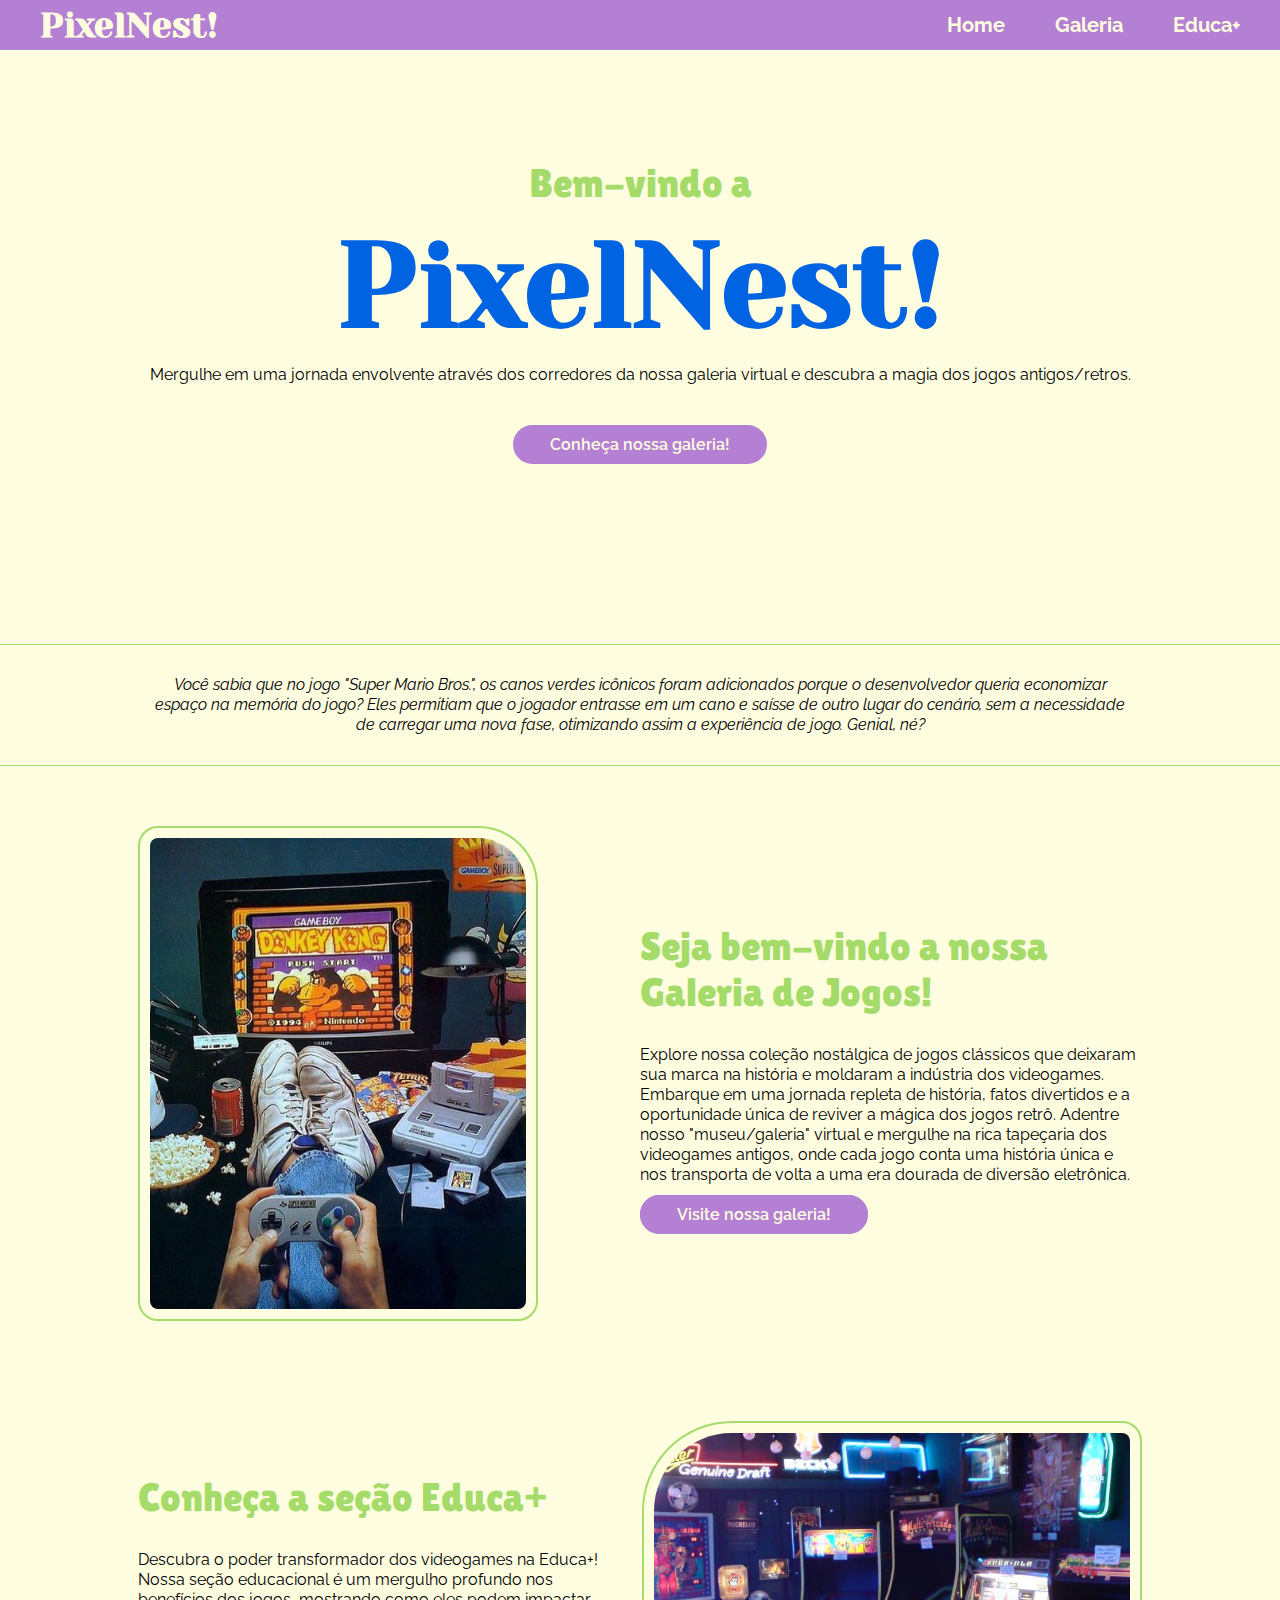
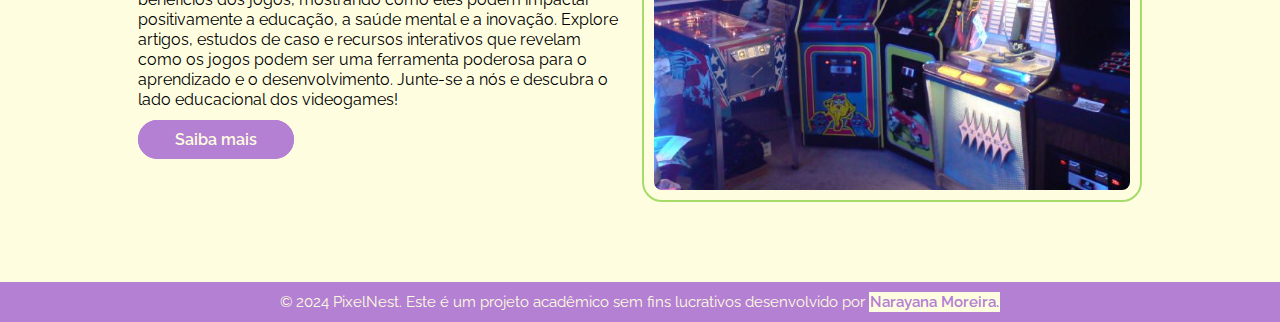
<file: index.html>
<!DOCTYPE html>
<html lang="pt-BR">
<head>
    <meta charset="UTF-8">
    <meta name="viewport" content="width=device-width, initial-scale=1.0">
    <!-- fonts -->
    <link rel="preconnect" href="https://fonts.googleapis.com">
    <link rel="preconnect" href="https://fonts.gstatic.com" crossorigin>
    <link href="https://fonts.googleapis.com/css2?family=Lilita+One&family=Raleway:ital,wght@0,100..900;1,100..900&family=Rammetto+One&family=Righteous&family=Yeseva+One&family=Yomogi&display=swap" rel="stylesheet">

    <!-- style -->
    <link rel="stylesheet" href="assets/css/style.css">
    <link rel="stylesheet" href="assets/css/home.css">
    <link rel="stylesheet" href="https://cdnjs.cloudflare.com/ajax/libs/font-awesome/6.5.1/css/all.min.css" integrity="sha512-DTOQO9RWCH3ppGqcWaEA1BIZOC6xxalwEsw9c2QQeAIftl+Vegovlnee1c9QX4TctnWMn13TZye+giMm8e2LwA==" crossorigin="anonymous" referrerpolicy="no-referrer">

    <title>PixelNest!</title>
</head>
<body>
    <!-- Navbar Responsiva -->
    <input type="checkbox" id="check" hidden>
    <div class="nav-responsiva">
        <h1>PixelNest!</h1>
        <div class="botão">
            <label for="check">
                <i class="fa-solid fa-bars fa-2xl" style="color: #FFFDE0"></i>
            </label>
        </div>
    </div>
    
    <div class="menu">
        <a href="index.html">Home</a>
        <a href="assets/pages/galeria.html">Galeria</a>
        <a href="assets/pages/educa.html">Educa+</a>
    </div>

    <!-- Navbar -->
    <div class="navbar">
        <h1>PixelNest!</h1>
        <div class="links">
            <a href="index.html">Home</a>
            <a href="assets/pages/galeria.html">Galeria</a>
            <a href="assets/pages/educa.html">Educa+</a>
        </div>
    </div>
    <!-- Conteúdo da página -->
    <div class="landing-page">
        <div class="inicio">
            <h2>Bem-vindo a</h2>
            <h1>PixelNest!</h1>
            <p>Mergulhe em uma jornada envolvente através dos corredores da nossa galeria virtual e descubra a magia dos jogos antigos/retros.</p>
            <a href="assets/pages/galeria.html" class="btn">Conheça nossa galeria!</a>
        </div>
    </div>
    <div class="seta">
        <i class="fa-solid fa-chevron-up fa-2xl" style="color:#0063e2"></i>
    </div>
    <div class="curiosidade">
        <p>Você sabia que no jogo "Super Mario Bros.", os canos verdes icônicos foram adicionados porque o desenvolvedor queria economizar espaço na memória do jogo? Eles permitiam que o jogador entrasse em um cano e saísse de outro lugar do cenário, sem a necessidade de carregar uma nova fase, otimizando assim a experiência de jogo. Genial, né?</p>
    </div>
    <div class="conteudo">
        <div class="cntd">
            <img src="assets/images/donkey kong.jpg" class="img1" alt="Imagem vintage com pessoa jogando o jogo Donkey Kong">
            <div class="textos">
                <h2>Seja bem-vindo a nossa Galeria de Jogos!</h2>
                <p>Explore nossa coleção nostálgica de jogos clássicos que deixaram sua marca na história e moldaram a indústria dos videogames. Embarque em uma jornada repleta de história, fatos divertidos e a oportunidade única de reviver a mágica dos jogos retrô. Adentre nosso "museu/galeria" virtual e mergulhe na rica tapeçaria dos videogames antigos, onde cada jogo conta uma história única e nos transporta de volta a uma era dourada de diversão eletrônica.</p>
                <a href="assets/pages/galeria.html" class="btn">Visite nossa galeria!</a>
            </div>
        </div>
        <div class="cntd">
            <div class="textos">
                <h2>Conheça a seção Educa+</h2>
                <p>Descubra o poder transformador dos videogames na Educa+! Nossa seção educacional é um mergulho profundo nos benefícios dos jogos, mostrando como eles podem impactar positivamente a educação, a saúde mental e a inovação. Explore artigos, estudos de caso e recursos interativos que revelam como os jogos podem ser uma ferramenta poderosa para o aprendizado e o desenvolvimento. Junte-se a nós e descubra o lado educacional dos videogames!</p>
                <a href="assets/pages/educa.html" class="btn">Saiba mais</a>
            </div>
            <img src="assets/images/arcade.jpg" class="img2" alt="Imagem vintage de fliperama">
        </div>
    </div>
    <footer>
        <div class="sobre">
            <p>© 2024 PixelNest. Este é um projeto acadêmico sem fins lucrativos desenvolvido por <a href="https://github.com/NarayanaMMoreira" target="_blank">Narayana Moreira.</a></p>
        </div>
    </footer>
</body>
</html>
</file>
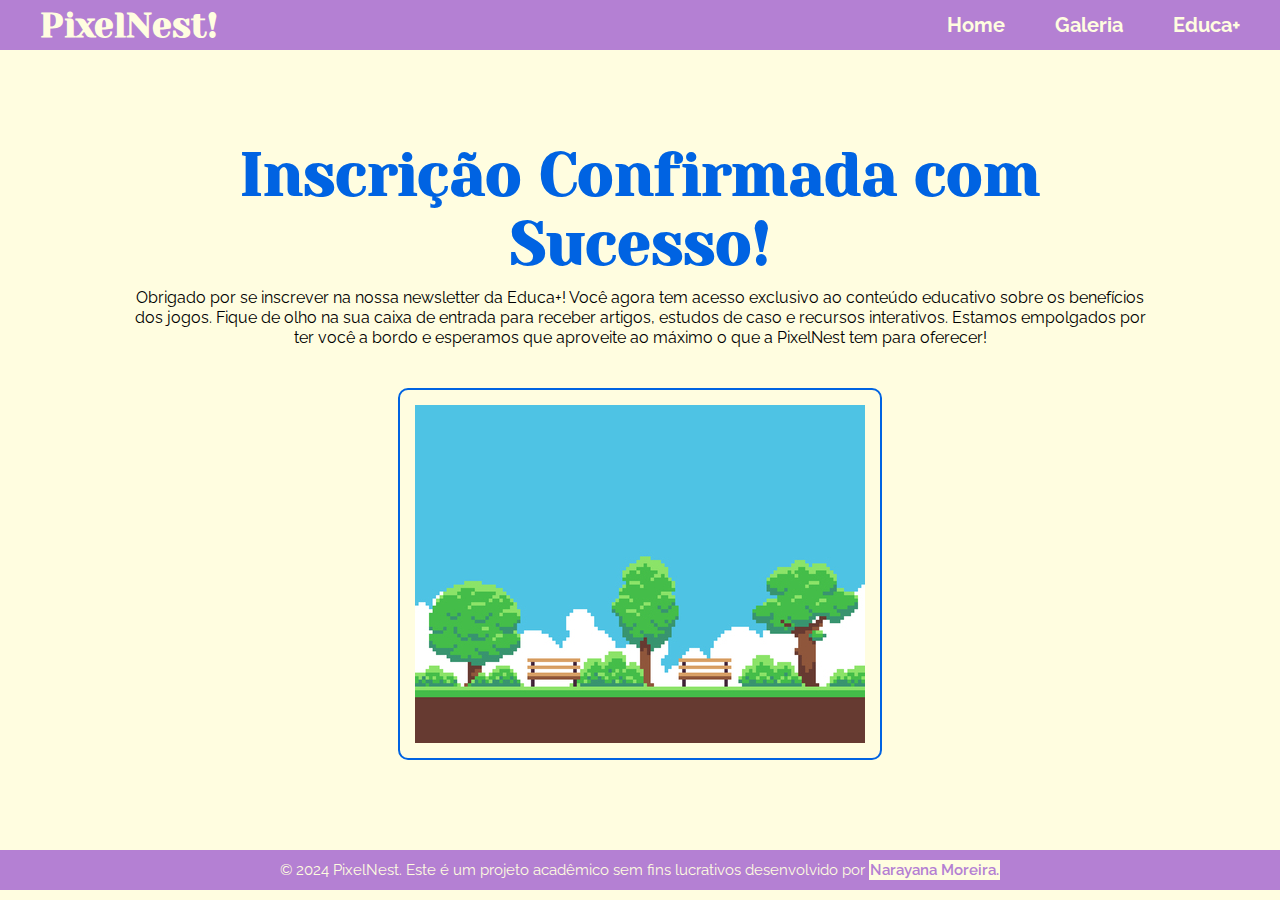
<file: assets/pages/concluido.html>
<!DOCTYPE html>
<html lang="pt-BR">
<head>
    <meta charset="UTF-8">
    <meta name="viewport" content="width=device-width, initial-scale=1.0">
    <!-- fonts -->
    <link rel="preconnect" href="https://fonts.googleapis.com">
    <link rel="preconnect" href="https://fonts.gstatic.com" crossorigin>
    <link href="https://fonts.googleapis.com/css2?family=Lilita+One&family=Raleway:ital,wght@0,100..900;1,100..900&family=Rammetto+One&family=Righteous&family=Yeseva+One&family=Yomogi&display=swap" rel="stylesheet">

    <!-- style -->
    <link rel="stylesheet" href="./../css/style.css">
    <link rel="stylesheet" href="./../css/concluido.css">
    <link rel="stylesheet" href="https://cdnjs.cloudflare.com/ajax/libs/font-awesome/6.5.1/css/all.min.css" integrity="sha512-DTOQO9RWCH3ppGqcWaEA1BIZOC6xxalwEsw9c2QQeAIftl+Vegovlnee1c9QX4TctnWMn13TZye+giMm8e2LwA==" crossorigin="anonymous" referrerpolicy="no-referrer">

    <title>PixelNest!</title>
</head>
<body>
    <!-- Navbar Responsiva -->
    <input type="checkbox" id="check" hidden>
    <div class="nav-responsiva">
        <h1>PixelNest!</h1>
        <div class="botão">
            <label for="check">
                <i class="fa-solid fa-bars fa-2xl" style="color: #FFFDE0"></i>
            </label>
        </div>
    </div>
    
    <div class="menu">
        <a href="../../index.html">Home</a>
        <a href="./galeria.html">Galeria</a>
        <a href="./educa.html">Educa+</a>
    </div>

    <!-- Navbar -->
    <div class="navbar">
        <h1>PixelNest!</h1>
        <div class="links">
            <a href="../../index.html">Home</a>
            <a href="./galeria.html">Galeria</a>
            <a href="./educa.html">Educa+</a>
        </div>
    </div>
    <!-- Conteúdo da página -->
    <div class="inicio">
        <h1>Inscrição Confirmada com Sucesso!</h1>
        <p>Obrigado por se inscrever na nossa newsletter da Educa+! Você agora tem acesso exclusivo ao conteúdo educativo sobre os benefícios dos jogos. Fique de olho na sua caixa de entrada para receber artigos, estudos de caso e recursos interativos. Estamos empolgados por ter você a bordo e esperamos que aproveite ao máximo o que a PixelNest tem para oferecer!</p>
        <img src="../images/concluido.jpg" alt="Imagem de uma paisegem de game.">
    </div>
    <footer>
        <div class="sobre">
            <p>© 2024 PixelNest. Este é um projeto acadêmico sem fins lucrativos desenvolvido por <a href="https://github.com/NarayanaMMoreira" target="_blank">Narayana Moreira.</a></p>
        </div>
    </footer>
</body>
</html>
</file>
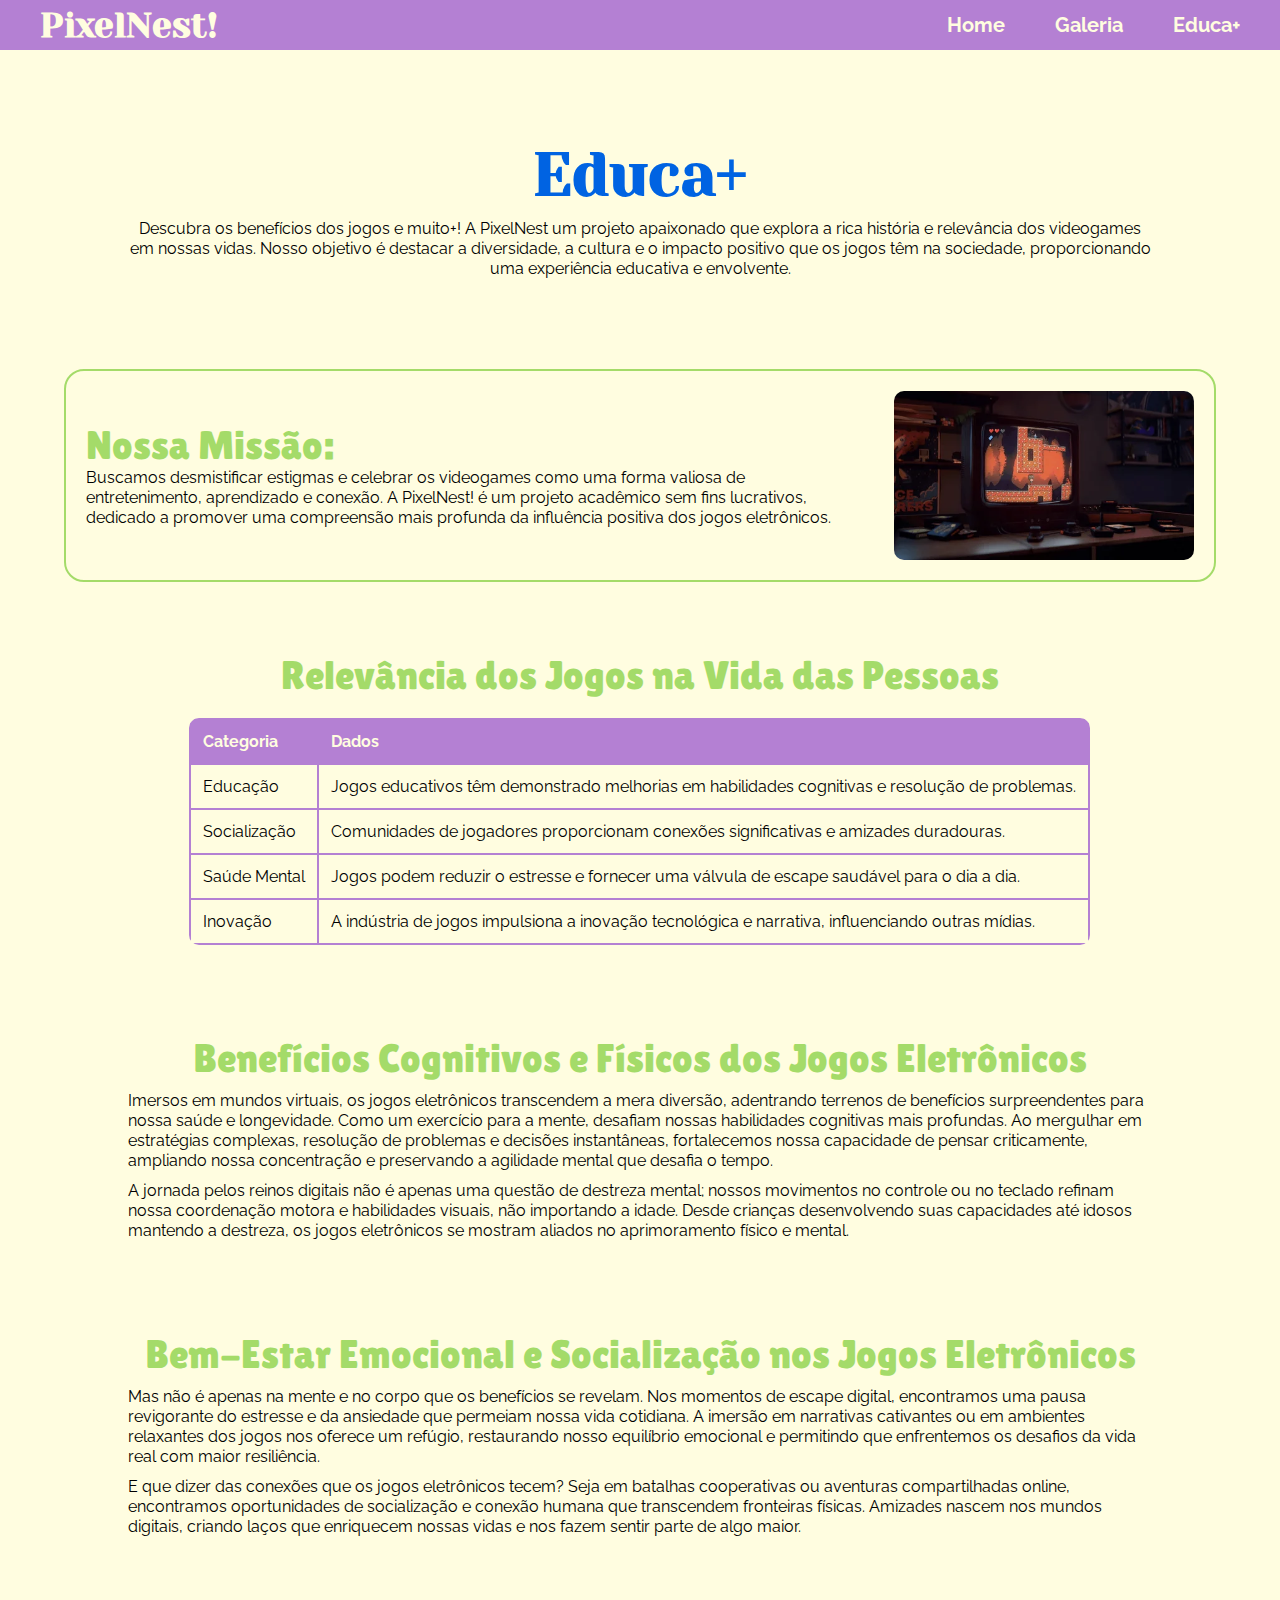
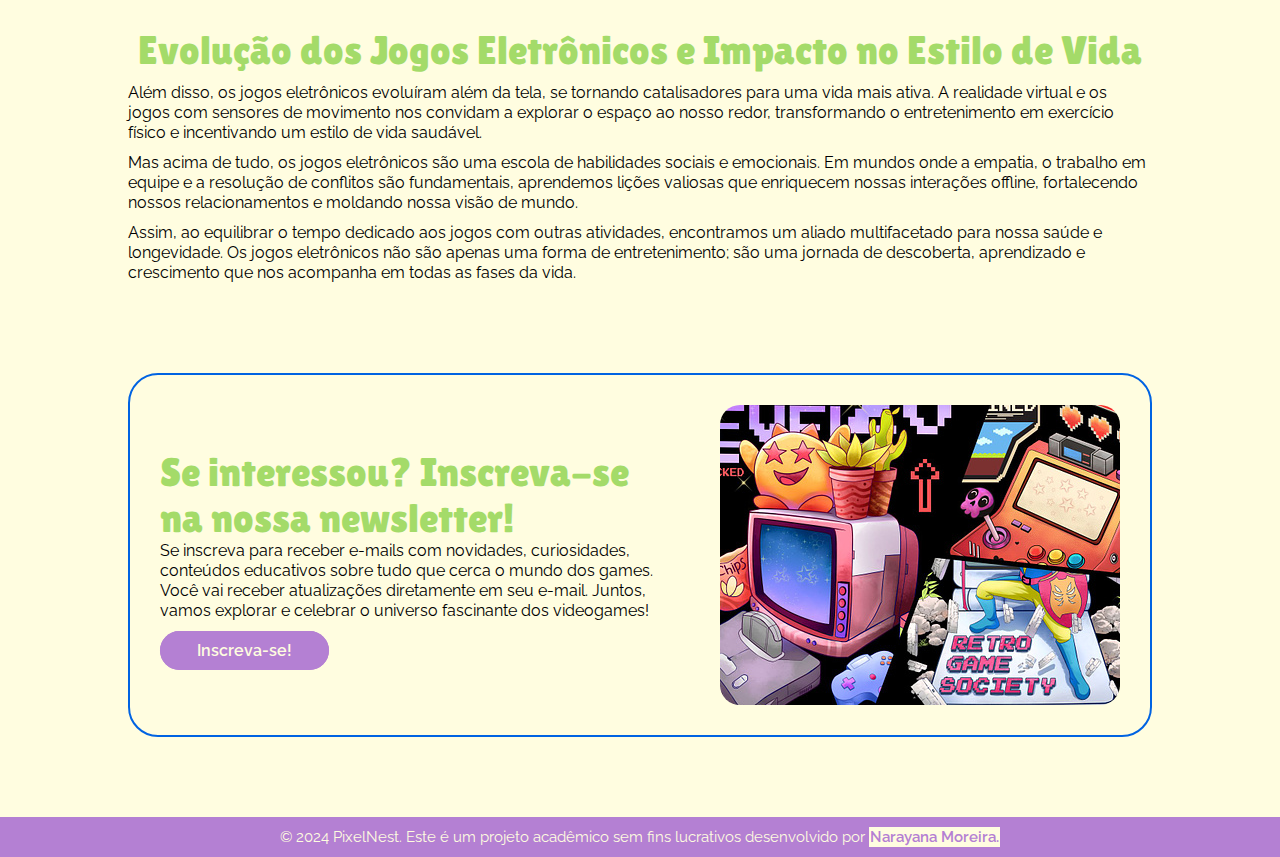
<file: assets/pages/educa.html>
<!DOCTYPE html>
<html lang="pt-BR">
<head>
    <meta charset="UTF-8">
    <meta name="viewport" content="width=device-width, initial-scale=1.0">
    <!-- fonts -->
    <link rel="preconnect" href="https://fonts.googleapis.com">
    <link rel="preconnect" href="https://fonts.gstatic.com" crossorigin>
    <link href="https://fonts.googleapis.com/css2?family=Lilita+One&family=Raleway:ital,wght@0,100..900;1,100..900&family=Rammetto+One&family=Righteous&family=Yeseva+One&family=Yomogi&display=swap" rel="stylesheet">

    <!-- style -->
    <link rel="stylesheet" href="./../css/style.css">
    <link rel="stylesheet" href="./../css/educa.css">
    <link rel="stylesheet" href="https://cdnjs.cloudflare.com/ajax/libs/font-awesome/6.5.1/css/all.min.css" integrity="sha512-DTOQO9RWCH3ppGqcWaEA1BIZOC6xxalwEsw9c2QQeAIftl+Vegovlnee1c9QX4TctnWMn13TZye+giMm8e2LwA==" crossorigin="anonymous" referrerpolicy="no-referrer">

    <title>PixelNest!</title>
</head>
<body>
    <!-- Navbar Responsiva -->
    <input type="checkbox" id="check" hidden>
    <div class="nav-responsiva">
        <h1>PixelNest!</h1>
        <div class="botão">
            <label for="check">
                <i class="fa-solid fa-bars fa-2xl" style="color: #FFFDE0"></i>
            </label>
        </div>
    </div>
    
    <div class="menu">
        <a href="../../index.html">Home</a>
        <a href="./galeria.html">Galeria</a>
        <a href="./educa.html">Educa+</a>
    </div>

    <!-- Navbar -->
    <div class="navbar">
        <h1>PixelNest!</h1>
        <div class="links">
            <a href="../../index.html">Home</a>
            <a href="./galeria.html">Galeria</a>
            <a href="./educa.html">Educa+</a>
        </div>
    </div>
    <!-- Conteúdo da página -->
    <div class="inicio">
        <h1>Educa+</h1>
        <p>Descubra os benefícios dos jogos e muito+! A PixelNest um projeto apaixonado que explora a rica história e relevância dos videogames em nossas vidas. Nosso objetivo é destacar a diversidade, a cultura e o impacto positivo que os jogos têm na sociedade, proporcionando uma experiência educativa e envolvente.</p>
    </div>
    <div class="missao">
        <div class="texto">
            <h2>Nossa Missão:</h2>
            <p>Buscamos desmistificar estigmas e celebrar os videogames como uma forma valiosa de entretenimento, aprendizado e conexão. A PixelNest! é um projeto acadêmico sem fins lucrativos, dedicado a promover uma compreensão mais profunda da influência positiva dos jogos eletrônicos.</p>
        </div>
        <img src="../images/pac.webp" alt="Imagem de televisão com jogo pac-man.">
    </div>
    <div class="tabela">
        <h2>Relevância dos Jogos na Vida das Pessoas</h2>
        <table>
            <tr>
              <th>Categoria</th>
              <th>Dados</th>
            </tr>
            <tr>
              <td>Educação</td>
              <td>Jogos educativos têm demonstrado melhorias em habilidades cognitivas e resolução de problemas.</td>
            </tr>
            <tr>
              <td>Socialização</td>
              <td>Comunidades de jogadores proporcionam conexões significativas e amizades duradouras.</td>
            </tr>
            <tr>
              <td>Saúde Mental</td>
              <td>Jogos podem reduzir o estresse e fornecer uma válvula de escape saudável para o dia a dia.</td>
            </tr>
            <tr>
              <td>Inovação</td>
              <td>A indústria de jogos impulsiona a inovação tecnológica e narrativa, influenciando outras mídias.</td>
            </tr>
          </table>      
    </div>
    <div class="textos">
        <h2> Benefícios Cognitivos e Físicos dos Jogos Eletrônicos</h2>
        <p>Imersos em mundos virtuais, os jogos eletrônicos transcendem a mera diversão, adentrando terrenos de benefícios surpreendentes para nossa saúde e longevidade. Como um exercício para a mente, desafiam nossas habilidades cognitivas mais profundas. Ao mergulhar em estratégias complexas, resolução de problemas e decisões instantâneas, fortalecemos nossa capacidade de pensar criticamente, ampliando nossa concentração e preservando a agilidade mental que desafia o tempo.</p>
        <p>A jornada pelos reinos digitais não é apenas uma questão de destreza mental; nossos movimentos no controle ou no teclado refinam nossa coordenação motora e habilidades visuais, não importando a idade. Desde crianças desenvolvendo suas capacidades até idosos mantendo a destreza, os jogos eletrônicos se mostram aliados no aprimoramento físico e mental.</p>
    </div>
    <div class="textos">
        <h2> Bem-Estar Emocional e Socialização nos Jogos Eletrônicos</h2>
        <p>Mas não é apenas na mente e no corpo que os benefícios se revelam. Nos momentos de escape digital, encontramos uma pausa revigorante do estresse e da ansiedade que permeiam nossa vida cotidiana. A imersão em narrativas cativantes ou em ambientes relaxantes dos jogos nos oferece um refúgio, restaurando nosso equilíbrio emocional e permitindo que enfrentemos os desafios da vida real com maior resiliência.</p>
        <p>E que dizer das conexões que os jogos eletrônicos tecem? Seja em batalhas cooperativas ou aventuras compartilhadas online, encontramos oportunidades de socialização e conexão humana que transcendem fronteiras físicas. Amizades nascem nos mundos digitais, criando laços que enriquecem nossas vidas e nos fazem sentir parte de algo maior.</p>
    </div>
    <div class="textos">
        <h2>Evolução dos Jogos Eletrônicos e Impacto no Estilo de Vida</h2>
        <p>Além disso, os jogos eletrônicos evoluíram além da tela, se tornando catalisadores para uma vida mais ativa. A realidade virtual e os jogos com sensores de movimento nos convidam a explorar o espaço ao nosso redor, transformando o entretenimento em exercício físico e incentivando um estilo de vida saudável.</p>
        <p>Mas acima de tudo, os jogos eletrônicos são uma escola de habilidades sociais e emocionais. Em mundos onde a empatia, o trabalho em equipe e a resolução de conflitos são fundamentais, aprendemos lições valiosas que enriquecem nossas interações offline, fortalecendo nossos relacionamentos e moldando nossa visão de mundo.</p>
        <p>Assim, ao equilibrar o tempo dedicado aos jogos com outras atividades, encontramos um aliado multifacetado para nossa saúde e longevidade. Os jogos eletrônicos não são apenas uma forma de entretenimento; são uma jornada de descoberta, aprendizado e crescimento que nos acompanha em todas as fases da vida.</p>
    </div>
    <div class="newsletter">
        <div class="chamada">
            <h2>Se interessou? Inscreva-se na nossa newsletter!</h2>
            <p>Se inscreva para receber e-mails com novidades, curiosidades, conteúdos educativos sobre tudo que cerca o mundo dos games. Você vai receber atualizações diretamente em seu e-mail. Juntos, vamos explorar e celebrar o universo fascinante dos videogames!</p>
            <a href="./inscreva.html" class="btn">Inscreva-se!</a>
        </div>
        <img src="../images/society.jpg" alt="Imagem ilustrativa de jogos">
    </div>
    <footer>
        <div class="sobre">
            <p>© 2024 PixelNest. Este é um projeto acadêmico sem fins lucrativos desenvolvido por <a href="https://github.com/NarayanaMMoreira" target="_blank">Narayana Moreira.</a></p>
        </div>
    </footer>
</body>
</html>
</file>
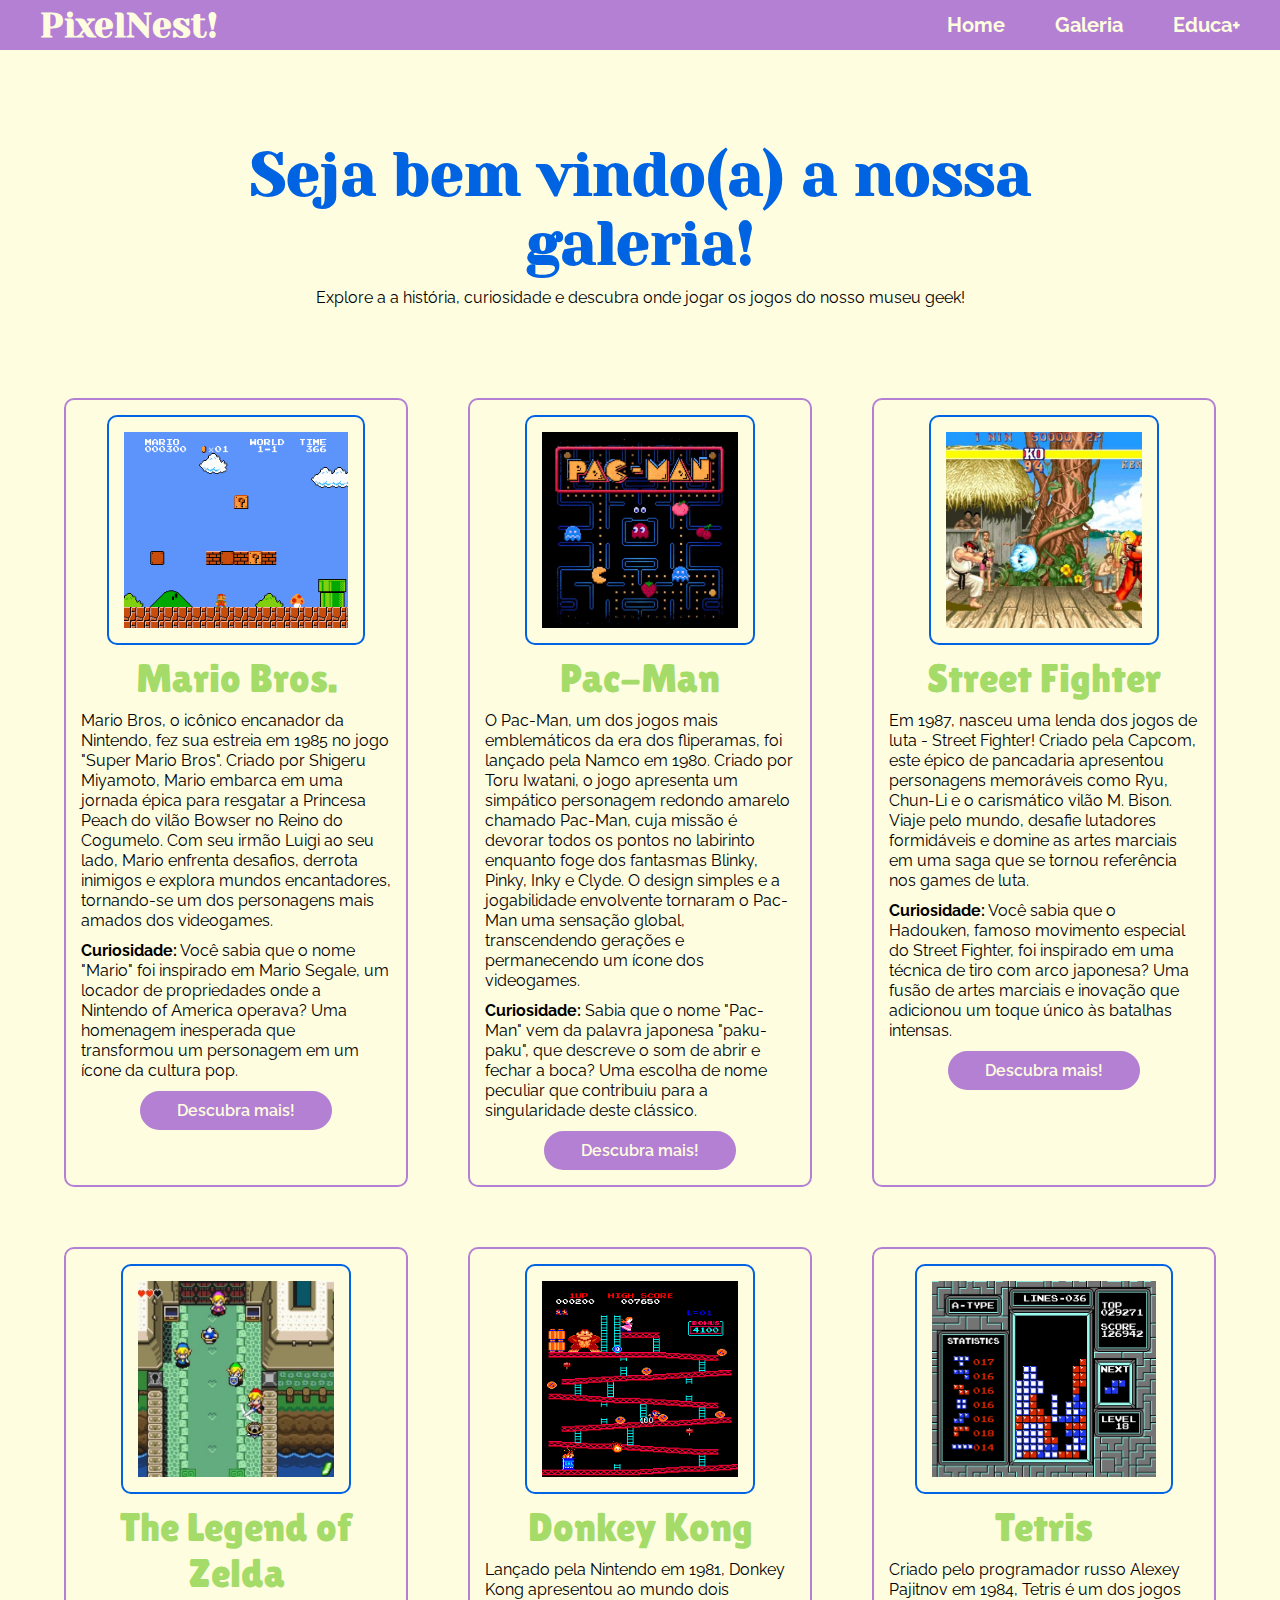
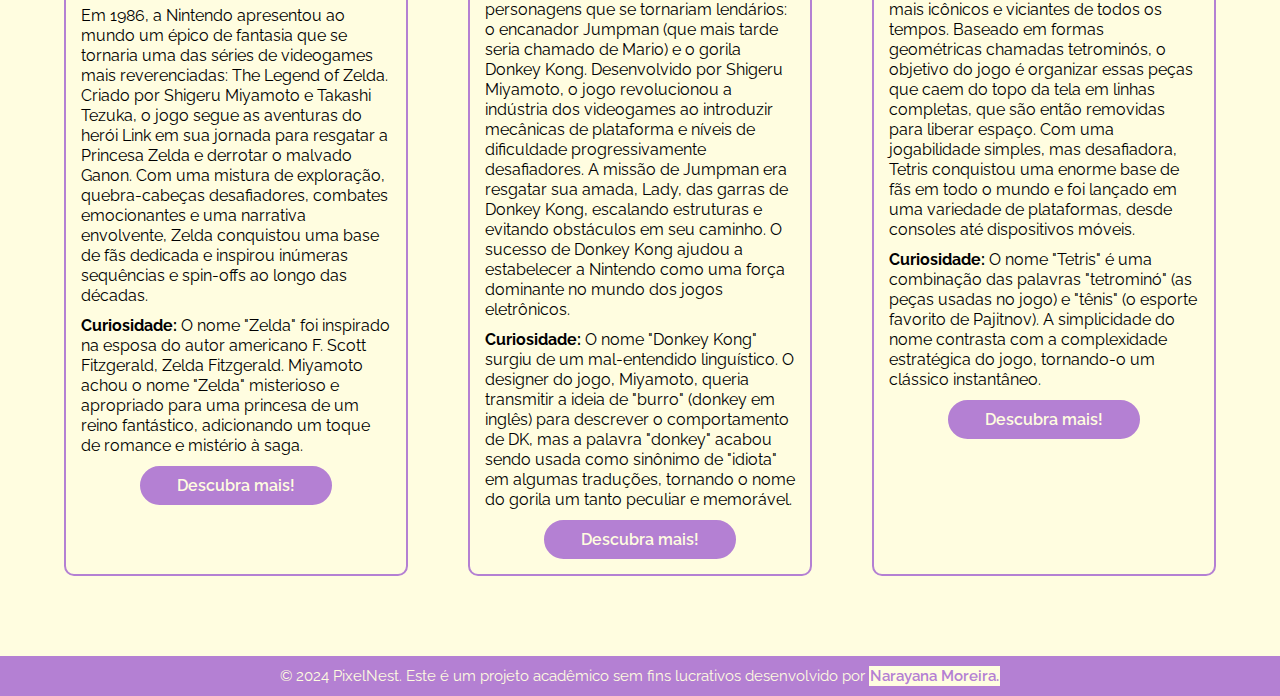
<file: assets/pages/galeria.html>
<!DOCTYPE html>
<html lang="pt-BR">
<head>
    <meta charset="UTF-8">
    <meta name="viewport" content="width=device-width, initial-scale=1.0">
    <!-- fonts -->
    <link rel="preconnect" href="https://fonts.googleapis.com">
    <link rel="preconnect" href="https://fonts.gstatic.com" crossorigin>
    <link href="https://fonts.googleapis.com/css2?family=Lilita+One&family=Raleway:ital,wght@0,100..900;1,100..900&family=Rammetto+One&family=Righteous&family=Yeseva+One&family=Yomogi&display=swap" rel="stylesheet">

    <!-- style -->
    <link rel="stylesheet" href="./../css/style.css">
    <link rel="stylesheet" href="./../css/galeria.css">
    <link rel="stylesheet" href="https://cdnjs.cloudflare.com/ajax/libs/font-awesome/6.5.1/css/all.min.css" integrity="sha512-DTOQO9RWCH3ppGqcWaEA1BIZOC6xxalwEsw9c2QQeAIftl+Vegovlnee1c9QX4TctnWMn13TZye+giMm8e2LwA==" crossorigin="anonymous" referrerpolicy="no-referrer">

    <title>PixelNest!</title>
</head>
<body>
    <!-- Navbar Responsiva -->
    <input type="checkbox" id="check" hidden>
    <div class="nav-responsiva">
        <h1>PixelNest!</h1>
        <div class="botão">
            <label for="check">
                <i class="fa-solid fa-bars fa-2xl" style="color: #FFFDE0"></i>
            </label>
        </div>
    </div>
    
    <div class="menu">
        <a href="../../index.html">Home</a>
        <a href="./galeria.html">Galeria</a>
        <a href="./educa.html">Educa+</a>
    </div>

    <!-- Navbar -->
    <div class="navbar">
        <h1>PixelNest!</h1>
        <div class="links">
            <a href="../../index.html">Home</a>
            <a href="./galeria.html">Galeria</a>
            <a href="./educa.html">Educa+</a>
        </div>
    </div>
    <!-- Conteúdo da página -->
    <div class="inicio">
        <h1>Seja bem vindo(a) a nossa galeria!</h1>
        <p>Explore a a história, curiosidade e descubra onde jogar os jogos do nosso museu geek!</p>
    </div>
    <div class="galeria">
        <div class="jogo">
            <img src="../images/mario.png" alt="Imagem do jogo Mario Bros.">
            <h2>Mario Bros.</h2>
            <p>Mario Bros, o icônico encanador da Nintendo, fez sua estreia em 1985 no jogo "Super Mario Bros". Criado por Shigeru Miyamoto, Mario embarca em uma jornada épica para resgatar a Princesa Peach do vilão Bowser no Reino do Cogumelo. Com seu irmão Luigi ao seu lado, Mario enfrenta desafios, derrota inimigos e explora mundos encantadores, tornando-se um dos personagens mais amados dos videogames.</p>
            <p><b>Curiosidade:</b> Você sabia que o nome "Mario" foi inspirado em Mario Segale, um locador de propriedades onde a Nintendo of America operava? Uma homenagem inesperada que transformou um personagem em um ícone da cultura pop.</p>
            <a href="" class="btn">Descubra mais!</a>
        </div>
        <div class="jogo">
            <img src="../images/pacman.jpg" alt="Imagem do jogo Pac-Man.">
            <h2>Pac-Man</h2>
            <p>O Pac-Man, um dos jogos mais emblemáticos da era dos fliperamas, foi lançado pela Namco em 1980. Criado por Toru Iwatani, o jogo apresenta um simpático personagem redondo amarelo chamado Pac-Man, cuja missão é devorar todos os pontos no labirinto enquanto foge dos fantasmas Blinky, Pinky, Inky e Clyde. O design simples e a jogabilidade envolvente tornaram o Pac-Man uma sensação global, transcendendo gerações e permanecendo um ícone dos videogames.</p>
            <p><b>Curiosidade:</b> Sabia que o nome "Pac-Man" vem da palavra japonesa "paku-paku", que descreve o som de abrir e fechar a boca? Uma escolha de nome peculiar que contribuiu para a singularidade deste clássico.</p>
            <a href=" " class="btn">Descubra mais!</a>
        </div>
        <div class="jogo">
            <img src="../images/streetfight.jpg" alt="Imagem do jogo Street Fighter">
            <h2>Street Fighter</h2>
            <p>Em 1987, nasceu uma lenda dos jogos de luta - Street Fighter! Criado pela Capcom, este épico de pancadaria apresentou personagens memoráveis como Ryu, Chun-Li e o carismático vilão M. Bison. Viaje pelo mundo, desafie lutadores formidáveis e domine as artes marciais em uma saga que se tornou referência nos games de luta.</p>
            <p><b>Curiosidade:</b> Você sabia que o Hadouken, famoso movimento especial do Street Fighter, foi inspirado em uma técnica de tiro com arco japonesa? Uma fusão de artes marciais e inovação que adicionou um toque único às batalhas intensas.</p>
            <a href=" " class="btn">Descubra mais!</a>
        </div>
        <div class="jogo">
            <img src="../images/zelda.jpeg" alt="Imagem do jogo The Legend of Zelda">
            <h2>The Legend of Zelda</h2>
            <p>Em 1986, a Nintendo apresentou ao mundo um épico de fantasia que se tornaria uma das séries de videogames mais reverenciadas: The Legend of Zelda. Criado por Shigeru Miyamoto e Takashi Tezuka, o jogo segue as aventuras do herói Link em sua jornada para resgatar a Princesa Zelda e derrotar o malvado Ganon. Com uma mistura de exploração, quebra-cabeças desafiadores, combates emocionantes e uma narrativa envolvente, Zelda conquistou uma base de fãs dedicada e inspirou inúmeras sequências e spin-offs ao longo das décadas.</p>
            <p><b>Curiosidade:</b> O nome "Zelda" foi inspirado na esposa do autor americano F. Scott Fitzgerald, Zelda Fitzgerald. Miyamoto achou o nome "Zelda" misterioso e apropriado para uma princesa de um reino fantástico, adicionando um toque de romance e mistério à saga.</p>
            <a href=" " class="btn">Descubra mais!</a>
        </div>
        <div class="jogo">
            <img src="../images/donkeykong.jpeg" alt="Imagem do jogo Donkey Kong">
            <h2>Donkey Kong</h2>
            <p>Lançado pela Nintendo em 1981, Donkey Kong apresentou ao mundo dois personagens que se tornariam lendários: o encanador Jumpman (que mais tarde seria chamado de Mario) e o gorila Donkey Kong. Desenvolvido por Shigeru Miyamoto, o jogo revolucionou a indústria dos videogames ao introduzir mecânicas de plataforma e níveis de dificuldade progressivamente desafiadores. A missão de Jumpman era resgatar sua amada, Lady, das garras de Donkey Kong, escalando estruturas e evitando obstáculos em seu caminho. O sucesso de Donkey Kong ajudou a estabelecer a Nintendo como uma força dominante no mundo dos jogos eletrônicos.</p>
            <p><b>Curiosidade:</b>  O nome "Donkey Kong" surgiu de um mal-entendido linguístico. O designer do jogo, Miyamoto, queria transmitir a ideia de "burro" (donkey em inglês) para descrever o comportamento de DK, mas a palavra "donkey" acabou sendo usada como sinônimo de "idiota" em algumas traduções, tornando o nome do gorila um tanto peculiar e memorável.</p>
            <a href=" " class="btn">Descubra mais!</a>
        </div>
        <div class="jogo">
            <img src="../images/tetris.png" alt="Imagem do jogo Tetris">
            <h2>Tetris</h2>
            <p>Criado pelo programador russo Alexey Pajitnov em 1984, Tetris é um dos jogos mais icônicos e viciantes de todos os tempos. Baseado em formas geométricas chamadas tetrominós, o objetivo do jogo é organizar essas peças que caem do topo da tela em linhas completas, que são então removidas para liberar espaço. Com uma jogabilidade simples, mas desafiadora, Tetris conquistou uma enorme base de fãs em todo o mundo e foi lançado em uma variedade de plataformas, desde consoles até dispositivos móveis.</p>
            <p><b>Curiosidade:</b> O nome "Tetris" é uma combinação das palavras "tetrominó" (as peças usadas no jogo) e "tênis" (o esporte favorito de Pajitnov). A simplicidade do nome contrasta com a complexidade estratégica do jogo, tornando-o um clássico instantâneo.</p>
            <a href=" " class="btn">Descubra mais!</a>
        </div>
    </div>
    <footer>
        <div class="sobre">
            <p>© 2024 PixelNest. Este é um projeto acadêmico sem fins lucrativos desenvolvido por <a href="https://github.com/NarayanaMMoreira" target="_blank">Narayana Moreira.</a></p>
        </div>
    </footer>
</body>
</html>
</file>
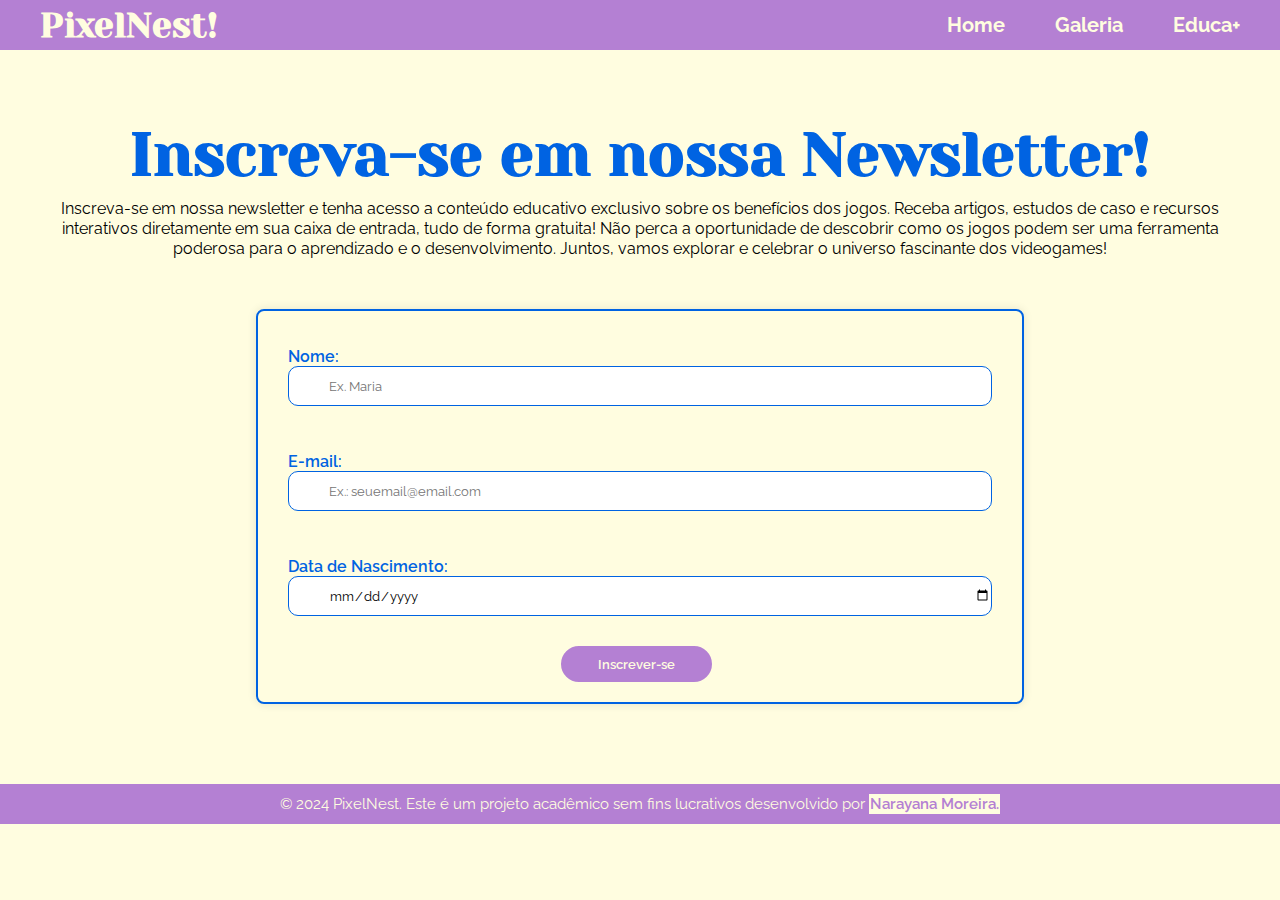
<file: assets/pages/inscreva.html>
<!DOCTYPE html>
<html lang="pt-BR">
<head>
    <meta charset="UTF-8">
    <meta name="viewport" content="width=device-width, initial-scale=1.0">
    <!-- fonts -->
    <link rel="preconnect" href="https://fonts.googleapis.com">
    <link rel="preconnect" href="https://fonts.gstatic.com" crossorigin>
    <link href="https://fonts.googleapis.com/css2?family=Lilita+One&family=Raleway:ital,wght@0,100..900;1,100..900&family=Rammetto+One&family=Righteous&family=Yeseva+One&family=Yomogi&display=swap" rel="stylesheet">

    <!-- style -->
    <link rel="stylesheet" href="./../css/style.css">
    <link rel="stylesheet" href="./../css/inscreva.css">
    <link rel="stylesheet" href="https://cdnjs.cloudflare.com/ajax/libs/font-awesome/6.5.1/css/all.min.css" integrity="sha512-DTOQO9RWCH3ppGqcWaEA1BIZOC6xxalwEsw9c2QQeAIftl+Vegovlnee1c9QX4TctnWMn13TZye+giMm8e2LwA==" crossorigin="anonymous" referrerpolicy="no-referrer">

    <title>PixelNest!</title>
</head>
<body>
    <!-- Navbar Responsiva -->
    <input type="checkbox" id="check" hidden>
    <div class="nav-responsiva">
        <h1>PixelNest!</h1>
        <div class="botão">
            <label for="check">
                <i class="fa-solid fa-bars fa-2xl" style="color: #FFFDE0"></i>
            </label>
        </div>
    </div>
    
    <div class="menu">
        <a href="../../index.html">Home</a>
        <a href="./galeria.html">Galeria</a>
        <a href="./educa.html">Educa+</a>
    </div>

    <!-- Navbar -->
    <div class="navbar">
        <h1>PixelNest!</h1>
        <div class="links">
            <a href="../../index.html">Home</a>
            <a href="./galeria.html">Galeria</a>
            <a href="./educa.html">Educa+</a>
        </div>
    </div>
    <!-- Conteúdo da página -->
    <div class="conteudo">
        <div class="textos">
            <h1>Inscreva-se em nossa Newsletter!</h1>
            <p>Inscreva-se em nossa newsletter e tenha acesso a conteúdo educativo exclusivo sobre os benefícios dos jogos. Receba artigos, estudos de caso e recursos interativos diretamente em sua caixa de entrada, tudo de forma gratuita! Não perca a oportunidade de descobrir como os jogos podem ser uma ferramenta poderosa para o aprendizado e o desenvolvimento. Juntos, vamos explorar e celebrar o universo fascinante dos videogames!</p>
        </div>

    <!-- Formulário -->
        <div class="formulario">
            <form method="post" action=" " >
                <div class="campos">
                    <label for="nome">Nome:</label>
                    <i class="fa-solid fa-user icon"></i>
                    <input type="text" id="nome" name="nome" placeholder="Ex. Maria"  required>
                </div>

                <div class="campos">
                    <label for="email">E-mail:</label>
                    <i class="fa-solid fa-envelope icon"></i>
                    <input type="email" id="email" name="email" placeholder="Ex.: seuemail@email.com"  required>
                </div>
                
                <div class="campos">
                    <label for="data">Data de Nascimento:</label>
                    <i class="fa-solid fa-calendar-days icon"></i>
                    <input type="date" id="data" name="data" required>
                </div>

                <a href="./concluido.html">
                    <button type="button" class="btn">Inscrever-se</button>>
                </a>
              </form>
        </div>
    </div>
    <footer>
        <div class="sobre">
            <p>© 2024 PixelNest. Este é um projeto acadêmico sem fins lucrativos desenvolvido por <a href="https://github.com/NarayanaMMoreira" target="_blank">Narayana Moreira.</a></p>
        </div>
    </footer>
</body>
</html>
</file>
<file: assets/css/home.css>
/*Inicio da página*/

.landing-page {
    margin: 0;
    padding-top: 8rem;
    width: 100%;
    display: flex;
    align-items: center;
    flex-direction: column;
}
.inicio h1 {
    font-size: 12rem;
}

.inicio {
    width: 100%;
    padding: 2rem;
    align-items: center;
    margin: 0 auto;
    text-align: center;
}


.inicio p {
    margin-bottom: 3rem;
}

.seta {
    display: flex;
    flex-direction: column;
    margin: 8rem auto;
    align-items: center;
}

.curiosidade {
    width: 100%;
    margin: 6rem auto;
    border-top: 1px solid var(--color-green);
    border-bottom: 1px solid var(--color-green);
    padding: 3rem;
    text-align: center;
    font-style: italic;
    font-weight: 500;
}
.curiosidade p {
    width: 80%;
    margin: 0 auto;
}

/*Conteúdo*/
.conteudo {
    display: flex;
    align-items: center;
    flex-direction: column;
    gap: 10rem;
    margin: 0 auto;
    width: 98%;
}

.cntd {
    width: 80%;
    display: flex;
    flex-direction: row;
    text-align: left;
    margin: 0 auto;
    align-items: center;
    justify-content: space-between;
    gap: 2rem;
}

.cntd .img1 {
    max-width: 40rem;
    padding: 1rem;
    border: 2px solid var(--color-green);
    border-radius: 2rem 6rem 2rem 2rem;
}

.cntd .img2 {
    max-width: 50rem;
    padding: 1rem;
    border: 2px solid var(--color-green);
    border-radius: 9rem 2rem 2rem 2rem;
}

.textos {
    width: 50%;
}

.textos h2 {
    margin-bottom: 3rem;
}
.textos p {
    margin-bottom: 2rem;
}



/*Responsividade*/

@media (max-width: 967px) {
    .conteudo img {
        width: 3rem;
    }
    h2 {
        font-size: 3.5rem;
    }
}

@media (max-width: 650px) {

    /*Conteúdo da pagina*/

    .landing-page {
        padding-top: 3rem;
    }

    .inicio h1 {
        font-size: 6rem;
    }

    .seta {
        display: none;
    }

    .conteudo {
        width: 95%;
    }

    .conteudo img {
        width: 25rem;
    }

    .cntd {
        flex-direction: column;
        gap: 4rem;
        align-items: center;
        text-align: center;
    }

    .textos {
        width: 100%;
    }

}
</file>
<file: assets/css/concluido.css>
img {
    padding: 1.5rem;
    border: 2px solid var(--color-blue);
    border-radius: 1rem;
    margin-top: 3rem;
}

@media (max-width: 650px) {
    img {
        max-width: 25rem;
    }
}
</file>
<file: assets/css/educa.css>
.missao {
    display: flex;
    flex-direction: row;
    width: 90%;
    gap: 5rem;
    margin: 0 auto;
    padding: 2rem;
    border: 2px solid var(--color-green);
    border-radius: 2rem;
}

.texto{
    display: flex;
    flex-direction: column;
    text-align: left;
    justify-content: center;
}

.missao img {
    display: flex;
    align-items: center;
    border-radius: 1rem;
    max-width: 30rem;
}

/*Tabela*/
.tabela {
    width: 98%;
    align-items: center;
    display: flex;
    flex-direction: column;
    gap: 1rem;
    padding: 4rem;
    padding-bottom: 0;
    text-align: center;
    margin: 3rem auto;
}

table {
    border-collapse: collapse;
    margin-top: 1rem;
    border-radius: 1rem;
    overflow: hidden;
}

th, td {
    border: 2px solid var(--color-purple);
    padding: 1.2rem;
    text-align: left;
}

th {
    background-color: var(--color-purple);
    color: var(--color-light);
}

.textos{
    display: flex;
    width: 80%;
    flex-direction: column;
    gap: 1rem;
    align-items: center;
    text-align: left;
    margin: 9rem auto;
}

/*Newsletter*/
.newsletter {
    display: flex;
    flex-direction: row;
    width: 80%;
    margin: 5rem auto;
    align-items: center;
    gap: 5rem;
    padding: 3rem;
    border: 2px solid var(--color-blue);
    border-radius: 3rem;
}
.newsletter img {
    border-radius: 2rem;
}
.chamada p{
    margin-bottom: 2rem;
}
/*Responsividade*/

@media (max-width: 650px) {
    .missao {
        flex-direction: column;
        align-items: center;
        width: 80%;
    }
    .missao img {
        width: 25rem;
    }
    .texto {
        text-align: center;
    }

    .newsletter {
        flex-direction: column;
        width: 90%;
        text-align: center;
    }
    .newsletter img {
        max-width: 25rem;
    }

}
</file>
<file: assets/css/galeria.css>
/*Galeria*/

.galeria {
    display: grid;
    grid-template-columns: 1fr 1fr 1fr;
    width: 90%;
    gap: 6rem;
    margin: 0 auto;
    justify-content: space-between;
}

.jogo {
    display: flex;
    flex-direction: column;
    align-items: center;
    gap: 1rem;
    padding: 1.5rem;
    border: 2px solid var(--color-purple);
    border-radius: 1rem;
}
.jogo h2 {
    text-align: center;
}
.jogo img {
    padding: 1.5rem;
    border: 2px solid var(--color-blue);
    border-radius: 1rem;
    max-width: 25.8rem;
    max-height: 23rem;
}

@media (max-width: 650px) {
    .inicio {
        width: 90%;
    }
    .galeria {
        display: flex;
        flex-direction: column;
    }
}
</file>
<file: assets/css/inscreva.css>
.textos {
    display: flex;
    flex-direction: column;
    align-items: center;
    text-align: center;
    padding: 3rem;
    gap: 1rem;
    margin-top: 4rem;
}

.formulario {
    width: 60%;
    align-items: center;
    margin: 2rem auto;
    justify-content: center;
    display: flex;
    flex-wrap: wrap;
    padding: 2rem;
    box-shadow: 0 0 1rem rgba(0, 0, 0, 0.1);
    border-radius: 8px;
    border: 2px solid var(--color-blue);
  }

form {
    width: 100%;
    display: flex;
    flex-wrap: wrap;
    flex-direction: column;
    color: var(--color-blue);
    font-weight: 600;
    align-items: center;
    gap: 1.5rem;
}

.campos {
    padding: 0 1rem;
    height: 9rem;
    width: 100%;
    display: flex;
    flex-direction: column;
    align-items: flex-start;
    justify-content: center;
    flex-wrap: wrap;
}

input {
    width: 100%;
    height: 4rem;
    padding-left: 4rem;
    border: 1px solid var(--color-blue);
    border-radius: 1rem;
}

input:focus {
    outline-color: var(--color-purple);
}

.icon {
    position: relative;
    top: 2.8rem;
    left: 1.5rem;
}





  @media (max-width: 650px) {
    .formulario {
        width: 90%;
    }

}
</file>
<file: assets/css/style.css>
/*Reset*/
* {
    margin: 0;
    padding: 0;
    box-sizing: border-box;
    font-family: "Raleway", sans-serif;
    word-wrap: break-word;
}

/* Várivaies */

:root {
    --color-green: #a4db69;
    --color-blue: #0063e2;
    --color-purple: #b480d3;
    --color-light: #FFFDE0;
    --transition: .3s;
}

html {
    font-size: 62.5%;
}

body {
    font-size: 1.6rem;
    background-color: var(--color-light);
}

/* Formatação Geral */
a {
    text-decoration: none;
    color: var(--color-light);
    font-weight: 700;
    transition: var(--transition);
}

h1 {
    font-family: "Yeseva One";
    color: var(--color-blue);
    font-size: 6rem;
}

h2 {
    font-family: "Lilita One";
    font-weight: 100;
    color: var(--color-green);
    font-size: 4rem;
}

p {
    font-weight: 400;
    line-height: 2rem;
}
/*Navbar Responsiva*/

.nav-responsiva {
    display: none;
}


.menu {
    display: none;
    
}

#check:checked ~ .menu {
    display: flex;
    flex-direction: column;
    gap: 1rem;
    font-weight: 600;
    width: 100%;
    background-color: var(--color-purple);
    border-radius: 0 0 3rem 3rem;
    align-items: center;
    text-align: center;
    padding: 1rem;
}


/* Navbar */
.navbar {
    display: flex;
    flex-direction: row;
    width: 100%;
    background-color: var(--color-purple);
    color: var(--color-light);
    margin: 0 0 1rem 0;
    align-items: center;
    padding: 5px 4rem;
    justify-content: space-between;
}

.navbar h1 {
    font-size: 35px;
    color: var(--color-light);
}

.links {
    display: flex;
    flex-direction: row;
    gap: 5rem;
    font-weight: 700;
    font-size: 2rem;
}

.links a:hover {
    background-color: var(--color-light);
    color: var(--color-blue);
    border-radius: 3rem;
    padding: 0 2rem;
}

/*Rodape*/
footer {
    background-color: var(--color-purple);
    width: 100%;
    color: var(--color-light);
    display: flex;
    padding: 1rem;
    font-size: 1.5rem;
    font-weight: 500;
    text-align: center;
    line-height: 2.2rem;
    margin-top: 8rem;
}
.sobre {
    width: 95%;
    margin: 0 auto;
}

.sobre a {
    color: var(--color-purple);
    font-weight: 600;
    background-color: var(--color-light);
    padding: 1px;
}

.sobre a:hover {
    color: var(--color-blue);
}


/*Elementos Padrão*/

.btn {
    background-color: var(--color-purple);
    border: 0.2rem solid var(--color-purple);
    font-weight: 600;
    color: var(--color-light);
    padding: 0.8rem 3.5rem;
    border-radius: 30px;
    transition: var(--transition);
}

.btn:hover {
    background-color: var(--color-blue);
    border: 0.2rem solid var(--color-blue);
}

.inicio{
    display: flex;
    width: 80%;
    flex-direction: column;
    gap: 1rem;
    align-items: center;
    text-align: center;
    margin: 9rem auto;
}


/*Responsividade*/


@media (max-width: 650px) {

    h1 {
        font-size: 5rem;
        line-height: 5rem;
    }

    h2 {
        font-size: 2.5rem;
    }
    p {
        font-size: 1.5rem;
    }

    /*Navbar Padrão*/
    .navbar {
        display: none;
    }

    .nav-responsiva {
        font-size: 1rem;
        display: flex;
        flex-direction: row;
        width: 100%;
        background-color: var(--color-purple);
        margin: 0;
        padding:  0.8rem 1.8rem;
        align-items: center;
        justify-content: space-between;
        color: var(--color-light);
    }

    .nav-responsiva h1 {
        font-size: 3rem;
        color: var(--color-light);
    }

    .btn {
        padding: 5px 1.5rem;;
    }


}
</file>
